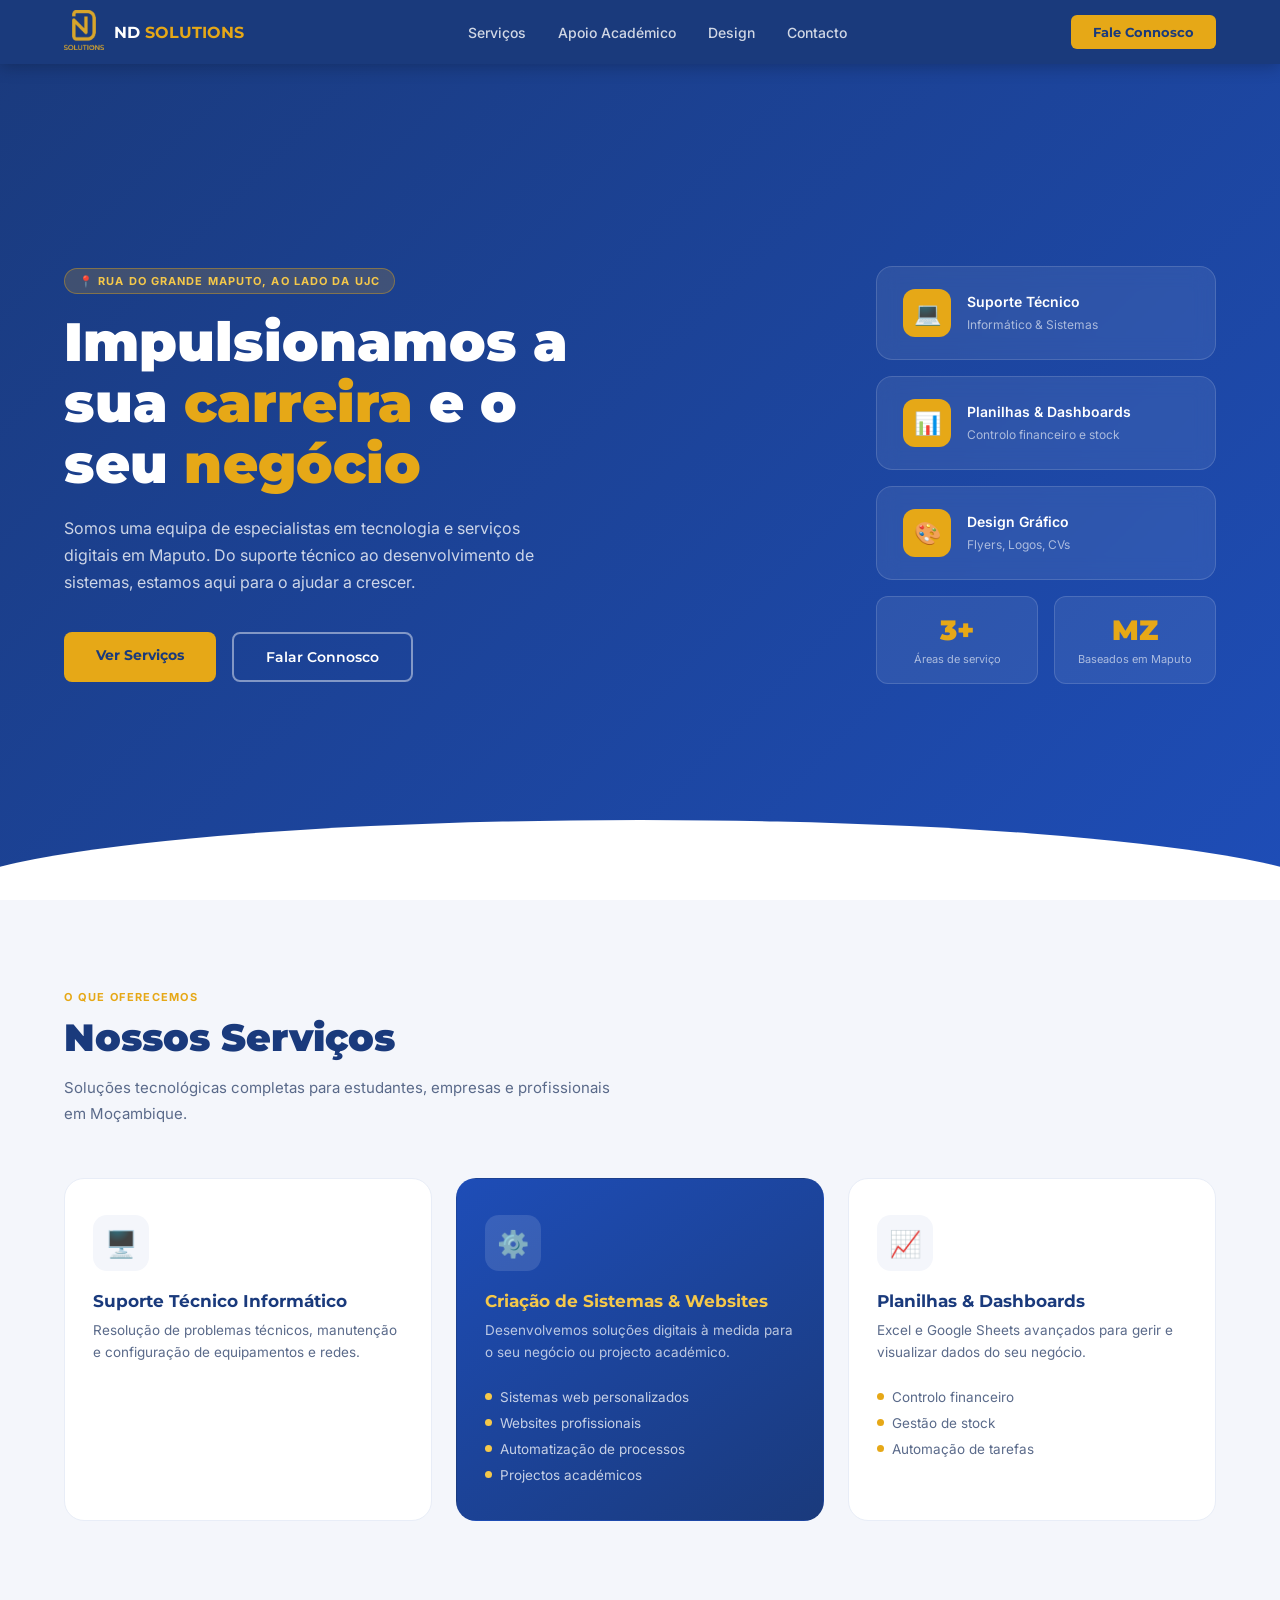
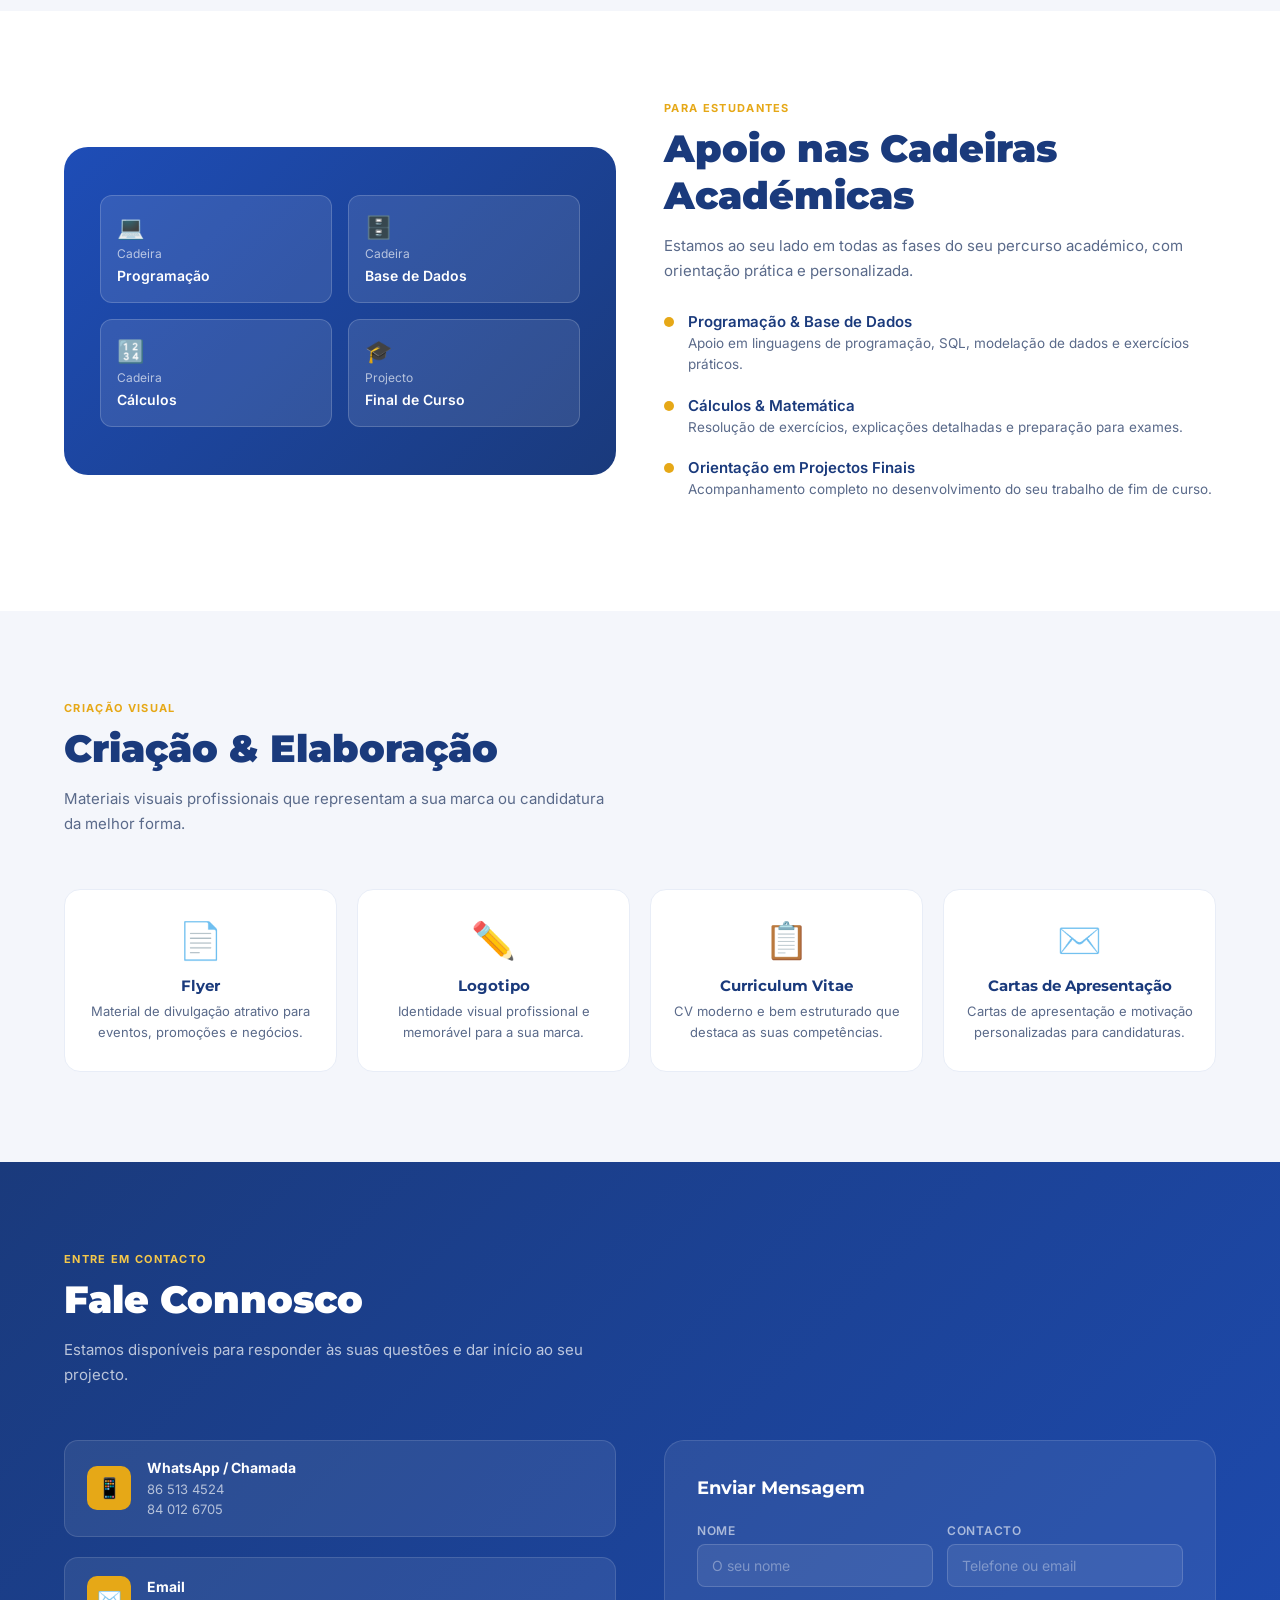
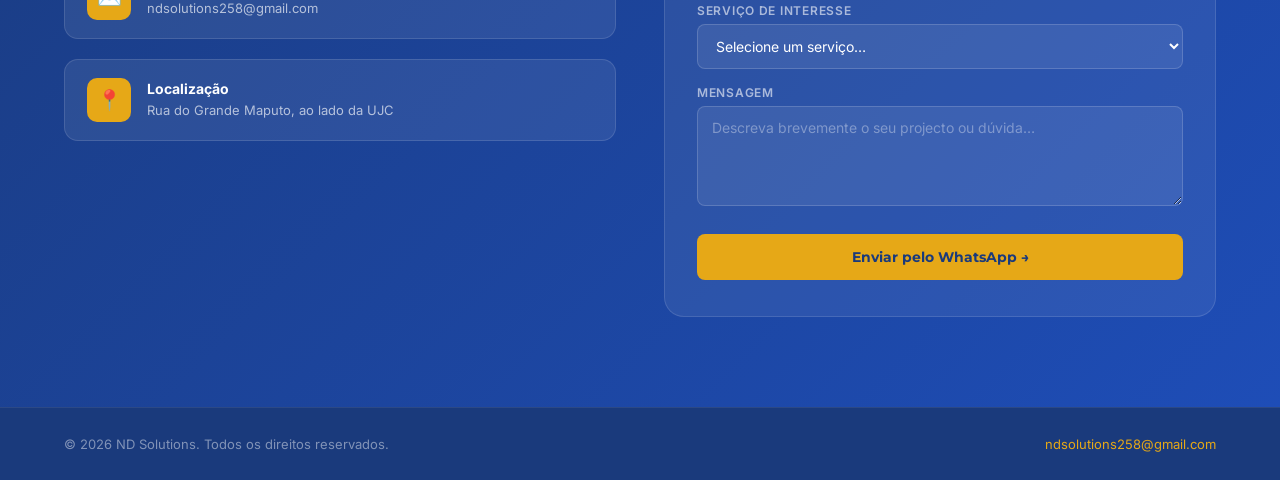
<file: index.html>
<!DOCTYPE html>
<html lang="pt">
<head>
          <!-- Google tag (gtag.js) -->
<script async src="https://www.googletagmanager.com/gtag/js?id=G-8L1JPSRJP1"></script>
<script>
  window.dataLayer = window.dataLayer || [];
  function gtag(){dataLayer.push(arguments);}
  gtag('js', new Date());

  gtag('config', 'G-8L1JPSRJP1');
</script>
  <meta charset="UTF-8" />
  <meta name="viewport" content="width=device-width, initial-scale=1.0" />
  <title>ND Solutions – Impulsionamos a sua carreira e o seu negócio</title>
  <link rel="icon" href="assets/logo.png" type="image/png">
  <link rel="preconnect" href="https://fonts.googleapis.com" />
  <link href="https://fonts.googleapis.com/css2?family=Montserrat:wght@400;600;700;900&family=Inter:wght@400;500;600&display=swap" rel="stylesheet" />
  <link href="css/styles.css" rel="stylesheet" />
</head>
<body>

<!-- NAV -->
<nav>
  <a href="#" class="nav-logo">
    <div class="nav-logo-icon"><img src="assets/logo.png" alt="" id="logo"></div>
    <div class="nav-logo-text">ND <span>SOLUTIONS</span></div>
  </a>
  <ul class="nav-links">
    <li><a href="#servicos">Serviços</a></li>
    <li><a href="#apoio">Apoio Académico</a></li>
    <li><a href="#design">Design</a></li>
    <li><a href="#contacto">Contacto</a></li>
  </ul>
  <a href="#contacto" class="nav-cta">Fale Connosco</a>
  <button class="nav-hamburger" aria-label="Menu" onclick="toggleMenu(this)">
    <span></span><span></span><span></span>
  </button>
</nav>

<!-- MOBILE MENU -->
<div class="mobile-menu" id="mobileMenu">
  <a href="#servicos" onclick="fecharMenu()">Serviços</a>
  <a href="#apoio" onclick="fecharMenu()">Apoio Académico</a>
  <a href="#design" onclick="fecharMenu()">Design</a>
  <a href="#contacto" onclick="fecharMenu()">Contacto</a>
  <a href="#contacto" class="mobile-cta" onclick="fecharMenu()">Fale Connosco</a>
</div>
<section class="hero" id="inicio">
  <div class="hero-content">
    <div class="hero-eyebrow">📍 Rua do Grande Maputo, ao lado da UJC</div>
    <h1>Impulsionamos a sua <em>carreira</em> e o seu <em>negócio</em></h1>
    <p>Somos uma equipa de especialistas em tecnologia e serviços digitais em Maputo. Do suporte técnico ao desenvolvimento de sistemas, estamos aqui para o ajudar a crescer.</p>
    <div class="hero-btns">
      <a href="#servicos" class="btn-primary">Ver Serviços</a>
      <a href="#contacto" class="btn-outline">Falar Connosco</a>
    </div>
  </div>
  <div class="hero-visual">
    <div class="hero-card">
      <div class="hero-card-icon">💻</div>
      <div class="hero-card-text">
        <strong>Suporte Técnico</strong>
        <span>Informático & Sistemas</span>
      </div>
    </div>
    <div class="hero-card">
      <div class="hero-card-icon">📊</div>
      <div class="hero-card-text">
        <strong>Planilhas & Dashboards</strong>
        <span>Controlo financeiro e stock</span>
      </div>
    </div>
    <div class="hero-card">
      <div class="hero-card-icon">🎨</div>
      <div class="hero-card-text">
        <strong>Design Gráfico</strong>
        <span>Flyers, Logos, CVs</span>
      </div>
    </div>
    <div class="hero-stat-row">
      <div class="hero-stat"><strong>3+</strong><span>Áreas de serviço</span></div>
      <div class="hero-stat"><strong>MZ</strong><span>Baseados em Maputo</span></div>
    </div>
  </div>
</section>

<!-- SERVIÇOS -->
<section id="servicos">
  <div class="section-label">O que oferecemos</div>
  <h2 class="section-title">Nossos Serviços</h2>
  <p class="section-sub">Soluções tecnológicas completas para estudantes, empresas e profissionais em Moçambique.</p>

  <div class="services-grid">
    <!-- Card 1 -->
    <div class="service-card">
      <div class="service-icon">🖥️</div>
      <h3>Suporte Técnico Informático</h3>
      <p>Resolução de problemas técnicos, manutenção e configuração de equipamentos e redes.</p>
    </div>

    <!-- Card 2 — Featured -->
    <div class="service-card featured">
      <div class="service-icon">⚙️</div>
      <h3>Criação de Sistemas & Websites</h3>
      <p>Desenvolvemos soluções digitais à medida para o seu negócio ou projecto académico.</p>
      <ul class="service-list">
        <li>Sistemas web personalizados</li>
        <li>Websites profissionais</li>
        <li>Automatização de processos</li>
        <li>Projectos académicos</li>
      </ul>
    </div>

    <!-- Card 3 -->
    <div class="service-card">
      <div class="service-icon">📈</div>
      <h3>Planilhas & Dashboards</h3>
      <p>Excel e Google Sheets avançados para gerir e visualizar dados do seu negócio.</p>
      <ul class="service-list">
        <li>Controlo financeiro</li>
        <li>Gestão de stock</li>
        <li>Automação de tarefas</li>
      </ul>
    </div>
  </div>
</section>

<!-- APOIO ACADÉMICO -->
<section id="apoio">
  <div class="apoio-grid">
    <div class="apoio-visual">
      <div class="apoio-chip">
        <span class="apoio-chip-icon">💻</span>
        <span class="apoio-chip-label">Cadeira</span>
        <span class="apoio-chip-name">Programação</span>
      </div>
      <div class="apoio-chip">
        <span class="apoio-chip-icon">🗄️</span>
        <span class="apoio-chip-label">Cadeira</span>
        <span class="apoio-chip-name">Base de Dados</span>
      </div>
      <div class="apoio-chip">
        <span class="apoio-chip-icon">🔢</span>
        <span class="apoio-chip-label">Cadeira</span>
        <span class="apoio-chip-name">Cálculos</span>
      </div>
      <div class="apoio-chip">
        <span class="apoio-chip-icon">🎓</span>
        <span class="apoio-chip-label">Projecto</span>
        <span class="apoio-chip-name">Final de Curso</span>
      </div>
    </div>
    <div class="apoio-content">
      <div class="section-label">Para estudantes</div>
      <h2 class="section-title">Apoio nas Cadeiras Académicas</h2>
      <p class="section-sub">Estamos ao seu lado em todas as fases do seu percurso académico, com orientação prática e personalizada.</p>

      <div class="apoio-item">
        <div class="apoio-dot"></div>
        <div>
          <strong>Programação & Base de Dados</strong>
          <p>Apoio em linguagens de programação, SQL, modelação de dados e exercícios práticos.</p>
        </div>
      </div>
      <div class="apoio-item">
        <div class="apoio-dot"></div>
        <div>
          <strong>Cálculos & Matemática</strong>
          <p>Resolução de exercícios, explicações detalhadas e preparação para exames.</p>
        </div>
      </div>
      <div class="apoio-item">
        <div class="apoio-dot"></div>
        <div>
          <strong>Orientação em Projectos Finais</strong>
          <p>Acompanhamento completo no desenvolvimento do seu trabalho de fim de curso.</p>
        </div>
      </div>
    </div>
  </div>
</section>

<!-- DESIGN -->
<section id="design">
  <div class="section-label">Criação visual</div>
  <h2 class="section-title">Criação & Elaboração</h2>
  <p class="section-sub">Materiais visuais profissionais que representam a sua marca ou candidatura da melhor forma.</p>

  <div class="design-grid">
    <div class="design-card">
      <span class="design-card-icon">📄</span>
      <h4>Flyer</h4>
      <p>Material de divulgação atrativo para eventos, promoções e negócios.</p>
    </div>
    <div class="design-card">
      <span class="design-card-icon">✏️</span>
      <h4>Logotipo</h4>
      <p>Identidade visual profissional e memorável para a sua marca.</p>
    </div>
    <div class="design-card">
      <span class="design-card-icon">📋</span>
      <h4>Curriculum Vitae</h4>
      <p>CV moderno e bem estruturado que destaca as suas competências.</p>
    </div>
    <div class="design-card">
      <span class="design-card-icon">✉️</span>
      <h4>Cartas de Apresentação</h4>
      <p>Cartas de apresentação e motivação personalizadas para candidaturas.</p>
    </div>
  </div>
</section>

<!-- CONTACTO -->
<section id="contacto">
  <div class="section-label">Entre em contacto</div>
  <h2 class="section-title">Fale Connosco</h2>
  <p class="section-sub">Estamos disponíveis para responder às suas questões e dar início ao seu projecto.</p>

  <div class="contact-grid">
    <div class="contact-items">
      <div class="contact-item">
        <div class="contact-item-icon">📱</div>
        <div class="contact-item-text">
          <strong>WhatsApp / Chamada</strong>
          <a href="tel:+25886513 4524">86 513 4524</a><br/>
          <a href="tel:+25884 012 6705">84 012 6705</a>
        </div>
      </div>
      <div class="contact-item">
        <div class="contact-item-icon">✉️</div>
        <div class="contact-item-text">
          <strong>Email</strong>
          <a href="mailto:ndsolutions258@gmail.com">ndsolutions258@gmail.com</a>
        </div>
      </div>
      <div class="contact-item">
        <div class="contact-item-icon">📍</div>
        <div class="contact-item-text">
          <strong>Localização</strong>
          <span>Rua do Grande Maputo, ao lado da UJC</span>
        </div>
      </div>
    </div>

    <div class="contact-form">
      <h3>Enviar Mensagem</h3>
      <div class="form-row">
        <div class="form-group">
          <label>Nome</label>
          <input type="text" placeholder="O seu nome" />
        </div>
        <div class="form-group">
          <label>Contacto</label>
          <input type="text" placeholder="Telefone ou email" />
        </div>
      </div>
      <div class="form-group">
        <label>Serviço de interesse</label>
        <select>
          <option value="">Selecione um serviço…</option>
          <option>Suporte Técnico Informático</option>
          <option>Criação de Sistemas & Websites</option>
          <option>Planilhas & Dashboards</option>
          <option>Apoio Académico</option>
          <option>Design (Flyer, Logo, CV…)</option>
          <option>Outro</option>
        </select>
      </div>
      <div class="form-group">
        <label>Mensagem</label>
        <textarea placeholder="Descreva brevemente o seu projecto ou dúvida…"></textarea>
      </div>
      <button class="btn-send" onclick="enviarMensagem()">Enviar pelo WhatsApp →</button>
    </div>
  </div>
</section>

<!-- FOOTER -->
<footer>
  <p>© 2026 ND Solutions. Todos os direitos reservados.</p>
  <a href="mailto:ndsolutions258@gmail.com">ndsolutions258@gmail.com</a>
</footer>

<script>
  function toggleMenu(btn) {
    const menu = document.getElementById('mobileMenu');
    btn.classList.toggle('active');
    menu.classList.toggle('open');
  }

  function fecharMenu() {
    const menu = document.getElementById('mobileMenu');
    const btn = document.querySelector('.nav-hamburger');
    menu.classList.remove('open');
    if (btn) btn.classList.remove('active');
  }

  function enviarMensagem() {
    const nome = document.querySelectorAll('.form-group input')[0].value.trim();
    const contacto = document.querySelectorAll('.form-group input')[1].value.trim();
    const servico = document.querySelector('.form-group select').value;
    const msg = document.querySelector('.form-group textarea').value.trim();

    if (!nome) { alert('Por favor insira o seu nome.'); return; }

    const texto = `Olá! Sou *${nome || 'cliente'}*.\n*Contacto:* ${contacto || 'n/d'}\n*Serviço:* ${servico || 'n/d'}\n*Mensagem:* ${msg || 'Sem mensagem adicional.'}`;
    const url = `https://wa.me/258865134524?text=${encodeURIComponent(texto)}`;
    window.open(url, '_blank');
  }

  // Smooth scroll for anchor links
  document.querySelectorAll('a[href^="#"]').forEach(a => {
    a.addEventListener('click', e => {
      const target = document.querySelector(a.getAttribute('href'));
      if (target) { e.preventDefault(); target.scrollIntoView({ behavior: 'smooth' }); }
    });
  });
</script>

</body>
</html>
</file>
<file: css/styles.css>
*, *::before, *::after { box-sizing: border-box; margin: 0; padding: 0; }

    :root {
      --navy:   #1a3a7c;
      --royal:  #1e4db7;
      --gold:   #e6a817;
      --gold-lt:#f5c84a;
      --white:  #ffffff;
      --offwhite: #f4f6fb;
      --text:   #1c2740;
      --muted:  #5a6a8a;
      --card-bg:#ffffff;
    }

    html { scroll-behavior: smooth; }
    body { font-family: 'Inter', sans-serif; color: var(--text); background: var(--white); }

    /* ─── NAV ─── */
    nav {
      position: fixed; top: 0; left: 0; right: 0; z-index: 100;
      background: var(--navy);
      display: flex; align-items: center; justify-content: space-between;
      padding: 0 5vw;
      height: 64px;
      box-shadow: 0 2px 16px rgba(0,0,0,.25);
    }
    .nav-logo { display: flex; align-items: center; gap: 10px; text-decoration: none; }
    /*.nav-logo-icon {
      width: 40px; height: 40px; border: 2.5px solid var(--gold);
      border-radius: 8px; display: flex; align-items: center; justify-content: center;
      font-family: 'Montserrat', sans-serif; font-weight: 900; font-size: 20px;
      color: var(--gold); background: transparent; letter-spacing: -2px;
    }*/
    #logo{
      height: 40px;
      width: 40px;
    }
    .nav-logo-text { font-family: 'Montserrat', sans-serif; font-weight: 700; font-size: 16px; color: var(--white); }
    .nav-logo-text span { color: var(--gold); }
    .nav-links { display: flex; gap: 32px; list-style: none; }
    .nav-links a { color: rgba(255,255,255,.8); text-decoration: none; font-size: 14px; font-weight: 500; transition: color .2s; }
    .nav-links a:hover { color: var(--gold); }
    .nav-cta {
      background: var(--gold); color: var(--navy);
      border: none; padding: 9px 22px; border-radius: 6px;
      font-family: 'Montserrat', sans-serif; font-weight: 700; font-size: 13px;
      cursor: pointer; transition: background .2s;
      text-decoration: none;
    }
    .nav-cta:hover { background: var(--gold-lt); }
    .nav-hamburger { display: none; background: none; border: none; cursor: pointer; }
    .nav-hamburger span { display: block; width: 24px; height: 2px; background: var(--white); margin: 5px 0; border-radius: 2px; transition: .3s; }

    /* ─── HERO ─── */
    .hero {
      background: linear-gradient(135deg, var(--navy) 0%, var(--royal) 100%);
      padding: 140px 5vw 90px;
      display: grid; grid-template-columns: 1fr 1fr; gap: 60px; align-items: center;
      min-height: 100vh;
      position: relative; overflow: hidden;
    }
    .hero::before {
      content: '';
      position: absolute; bottom: -80px; left: 50%; transform: translateX(-50%);
      width: 110%; height: 160px;
      background: var(--white);
      border-radius: 50%;
    }
    .hero-eyebrow {
      display: inline-block;
      background: rgba(230,168,23,.18);
      color: var(--gold-lt);
      border: 1px solid rgba(230,168,23,.4);
      font-size: 11px; font-weight: 700; letter-spacing: .1em; text-transform: uppercase;
      padding: 5px 14px; border-radius: 100px; margin-bottom: 18px;
    }
    .hero h1 {
      font-family: 'Montserrat', sans-serif;
      font-size: clamp(2rem, 4.5vw, 3.4rem);
      font-weight: 900; line-height: 1.12;
      color: var(--white); margin-bottom: 20px;
    }
    .hero h1 em { color: var(--gold); font-style: normal; }
    .hero p {
      color: rgba(255,255,255,.78); font-size: 16px; line-height: 1.7; max-width: 480px;
      margin-bottom: 36px;
    }
    .hero-btns { display: flex; gap: 16px; flex-wrap: wrap; }
    .btn-primary {
      background: var(--gold); color: var(--navy);
      padding: 14px 32px; border-radius: 8px;
      font-family: 'Montserrat', sans-serif; font-weight: 700; font-size: 14px;
      text-decoration: none; transition: background .2s, transform .15s;
      display: inline-block;
    }
    .btn-primary:hover { background: var(--gold-lt); transform: translateY(-2px); }
    .btn-outline {
      border: 2px solid rgba(255,255,255,.45); color: var(--white);
      padding: 14px 32px; border-radius: 8px;
      font-family: 'Montserrat', sans-serif; font-weight: 600; font-size: 14px;
      text-decoration: none; transition: border-color .2s, transform .15s;
      display: inline-block;
    }
    .btn-outline:hover { border-color: var(--gold-lt); color: var(--gold-lt); transform: translateY(-2px); }

    /* hero visual side */
    .hero-visual {
      display: flex; flex-direction: column; gap: 16px; align-items: flex-end;
    }
    .hero-card {
      background: rgba(255,255,255,.08);
      border: 1px solid rgba(255,255,255,.14);
      backdrop-filter: blur(10px);
      border-radius: 16px; padding: 22px 26px;
      width: 100%; max-width: 340px;
      display: flex; align-items: center; gap: 16px;
    }
    .hero-card-icon {
      width: 48px; height: 48px; border-radius: 12px;
      background: var(--gold); display: flex; align-items: center; justify-content: center;
      font-size: 22px; flex-shrink: 0;
    }
    .hero-card-text strong { display: block; color: var(--white); font-size: 14px; font-weight: 600; margin-bottom: 3px; }
    .hero-card-text span { color: rgba(255,255,255,.6); font-size: 12px; }
    .hero-stat-row { display: flex; gap: 16px; width: 100%; max-width: 340px; }
    .hero-stat {
      flex: 1; background: rgba(255,255,255,.08);
      border: 1px solid rgba(255,255,255,.14);
      border-radius: 12px; padding: 16px;
      text-align: center;
    }
    .hero-stat strong { display: block; font-family: 'Montserrat', sans-serif; font-weight: 900; font-size: 28px; color: var(--gold); }
    .hero-stat span { font-size: 11px; color: rgba(255,255,255,.6); }

    /* ─── SECTION WRAPPER ─── */
    section { padding: 90px 5vw; }
    .section-label {
      font-size: 11px; font-weight: 700; letter-spacing: .12em; text-transform: uppercase;
      color: var(--gold); margin-bottom: 10px;
    }
    .section-title {
      font-family: 'Montserrat', sans-serif; font-weight: 900;
      font-size: clamp(1.6rem, 3vw, 2.4rem); color: var(--navy); margin-bottom: 14px;
    }
    .section-sub { color: var(--muted); max-width: 560px; line-height: 1.7; font-size: 15px; margin-bottom: 52px; }

    /* ─── SERVIÇOS ─── */
    #servicos { background: var(--offwhite); }
    .services-grid {
      display: grid; grid-template-columns: repeat(3, 1fr); gap: 24px;
    }
    .service-card {
      background: var(--card-bg);
      border-radius: 20px;
      padding: 36px 28px 32px;
      border: 1.5px solid #e8edf7;
      transition: transform .2s, box-shadow .2s, border-color .2s;
      position: relative; overflow: hidden;
    }
    .service-card::after {
      content: ''; position: absolute; bottom: 0; left: 0; right: 0; height: 4px;
      background: var(--gold); transform: scaleX(0); transform-origin: left;
      transition: transform .3s ease;
    }
    .service-card:hover { transform: translateY(-6px); box-shadow: 0 20px 50px rgba(30,77,183,.12); border-color: #c8d4f0; }
    .service-card:hover::after { transform: scaleX(1); }
    .service-card.featured {
      background: linear-gradient(145deg, var(--royal), var(--navy));
      border-color: transparent; color: var(--white);
    }
    .service-card.featured::after { background: var(--gold-lt); }
    .service-icon {
      width: 56px; height: 56px; border-radius: 14px;
      background: var(--offwhite);
      display: flex; align-items: center; justify-content: center;
      font-size: 26px; margin-bottom: 20px;
    }
    .service-card.featured .service-icon { background: rgba(255,255,255,.12); }
    .service-card h3 {
      font-family: 'Montserrat', sans-serif; font-weight: 700; font-size: 17px;
      color: var(--navy); margin-bottom: 8px;
    }
    .service-card.featured h3 { color: var(--gold-lt); }
    .service-card p { font-size: 13.5px; color: var(--muted); line-height: 1.65; margin-bottom: 20px; }
    .service-card.featured p { color: rgba(255,255,255,.7); }
    .service-list { list-style: none; }
    .service-list li {
      font-size: 13.5px; color: var(--muted); padding: 5px 0;
      display: flex; align-items: center; gap: 8px;
    }
    .service-card.featured .service-list li { color: rgba(255,255,255,.75); }
    .service-list li::before {
      content: ''; width: 7px; height: 7px; border-radius: 50%;
      background: var(--gold); flex-shrink: 0;
    }
    .service-card.featured .service-list li::before { background: var(--gold-lt); }

    /* ─── APOIO ACADÉMICO ─── */
    #apoio { background: var(--white); }
    .apoio-grid { display: grid; grid-template-columns: 1fr 1fr; gap: 48px; align-items: center; }
    .apoio-visual {
      background: linear-gradient(135deg, var(--royal), var(--navy));
      border-radius: 24px; padding: 48px 36px;
      display: grid; grid-template-columns: 1fr 1fr; gap: 16px;
    }
    .apoio-chip {
      background: rgba(255,255,255,.1); border: 1px solid rgba(255,255,255,.18);
      border-radius: 12px; padding: 18px 16px;
      display: flex; flex-direction: column; gap: 6px;
    }
    .apoio-chip-icon { font-size: 22px; }
    .apoio-chip-label { font-size: 12px; color: rgba(255,255,255,.65); }
    .apoio-chip-name { font-size: 14px; font-weight: 600; color: var(--white); }
    .apoio-content .section-sub { margin-bottom: 28px; }
    .apoio-item { display: flex; gap: 14px; margin-bottom: 20px; align-items: flex-start; }
    .apoio-dot {
      width: 10px; height: 10px; border-radius: 50%; background: var(--gold);
      flex-shrink: 0; margin-top: 5px;
    }
    .apoio-item strong { display: block; font-size: 15px; font-weight: 600; color: var(--navy); margin-bottom: 2px; }
    .apoio-item p { font-size: 13.5px; color: var(--muted); line-height: 1.6; }

    /* ─── DESIGN ─── */
    #design { background: var(--offwhite); }
    .design-grid { display: grid; grid-template-columns: repeat(4, 1fr); gap: 20px; }
    .design-card {
      background: var(--white); border-radius: 16px;
      padding: 28px 22px; border: 1.5px solid #e8edf7;
      text-align: center; transition: transform .2s, box-shadow .2s;
    }
    .design-card:hover { transform: translateY(-5px); box-shadow: 0 16px 40px rgba(30,77,183,.1); }
    .design-card-icon { font-size: 36px; margin-bottom: 14px; display: block; }
    .design-card h4 {
      font-family: 'Montserrat', sans-serif; font-weight: 700;
      font-size: 15px; color: var(--navy); margin-bottom: 6px;
    }
    .design-card p { font-size: 13px; color: var(--muted); line-height: 1.6; }

    /* ─── CONTACTO ─── */
    #contacto { background: linear-gradient(135deg, var(--navy), var(--royal)); }
    #contacto .section-label { color: var(--gold-lt); }
    #contacto .section-title { color: var(--white); }
    #contacto .section-sub { color: rgba(255,255,255,.7); }
    .contact-grid { display: grid; grid-template-columns: 1fr 1fr; gap: 48px; align-items: start; }
    .contact-items { display: flex; flex-direction: column; gap: 20px; }
    .contact-item {
      display: flex; align-items: center; gap: 16px;
      background: rgba(255,255,255,.08); border: 1px solid rgba(255,255,255,.12);
      border-radius: 14px; padding: 18px 22px;
    }
    .contact-item-icon {
      width: 44px; height: 44px; border-radius: 10px; background: var(--gold);
      display: flex; align-items: center; justify-content: center;
      font-size: 20px; flex-shrink: 0;
    }
    .contact-item-text strong { display: block; color: var(--white); font-size: 14px; margin-bottom: 2px; }
    .contact-item-text a, .contact-item-text span { color: rgba(255,255,255,.65); font-size: 13px; text-decoration: none; }
    .contact-item-text a:hover { color: var(--gold-lt); }
    .contact-form {
      background: rgba(255,255,255,.07); border: 1px solid rgba(255,255,255,.12);
      border-radius: 20px; padding: 36px 32px;
    }
    .contact-form h3 {
      font-family: 'Montserrat', sans-serif; font-weight: 700; font-size: 18px;
      color: var(--white); margin-bottom: 24px;
    }
    .form-group { margin-bottom: 16px; }
    .form-group label { display: block; font-size: 12px; font-weight: 600; color: rgba(255,255,255,.6); margin-bottom: 6px; text-transform: uppercase; letter-spacing: .06em; }
    .form-group input, .form-group textarea, .form-group select {
      width: 100%; background: rgba(255,255,255,.08);
      border: 1px solid rgba(255,255,255,.16); border-radius: 8px;
      padding: 12px 14px; color: var(--white); font-size: 14px; font-family: 'Inter', sans-serif;
      outline: none; transition: border-color .2s;
    }
    .form-group input::placeholder, .form-group textarea::placeholder { color: rgba(255,255,255,.35); }
    .form-group input:focus, .form-group textarea:focus, .form-group select:focus { border-color: var(--gold); }
    .form-group select option { background: var(--navy); color: var(--white); }
    .form-group textarea { resize: vertical; min-height: 100px; }
    .form-row { display: grid; grid-template-columns: 1fr 1fr; gap: 14px; }
    .btn-send {
      width: 100%; background: var(--gold); color: var(--navy);
      border: none; padding: 14px; border-radius: 8px;
      font-family: 'Montserrat', sans-serif; font-weight: 700; font-size: 14px;
      cursor: pointer; transition: background .2s, transform .15s; margin-top: 8px;
    }
    .btn-send:hover { background: var(--gold-lt); transform: translateY(-2px); }

    /* ─── FOOTER ─── */
    footer {
      background: var(--navy);
      padding: 28px 5vw;
      display: flex; align-items: center; justify-content: space-between; flex-wrap: wrap; gap: 16px;
      border-top: 1px solid rgba(255,255,255,.08);
    }
    footer p { font-size: 13px; color: rgba(255,255,255,.45); }
    footer a { color: var(--gold); text-decoration: none; font-size: 13px; }

    /* ─── MOBILE MENU DROPDOWN ─── */
    .mobile-menu {
      display: none;
      position: fixed; top: 64px; left: 0; right: 0; z-index: 99;
      background: var(--navy);
      flex-direction: column;
      padding: 16px 0 24px;
      box-shadow: 0 8px 24px rgba(0,0,0,.35);
      border-top: 1px solid rgba(255,255,255,.08);
    }
    .mobile-menu.open { display: flex; }
    .mobile-menu a {
      color: rgba(255,255,255,.85); text-decoration: none;
      font-size: 16px; font-weight: 500;
      padding: 14px 6vw;
      border-bottom: 1px solid rgba(255,255,255,.06);
      transition: background .15s, color .15s;
    }
    .mobile-menu a:last-child { border-bottom: none; }
    .mobile-menu a:hover, .mobile-menu a:active { background: rgba(255,255,255,.06); color: var(--gold); }
    .mobile-menu .mobile-cta {
      margin: 16px 6vw 0;
      background: var(--gold); color: var(--navy);
      text-align: center; border-radius: 8px;
      font-family: 'Montserrat', sans-serif; font-weight: 700;
      padding: 14px; border-bottom: none;
    }
    .mobile-menu .mobile-cta:hover { background: var(--gold-lt); color: var(--navy); }
    /* Hamburger animado */
    .nav-hamburger.active span:nth-child(1) { transform: translateY(7px) rotate(45deg); }
    .nav-hamburger.active span:nth-child(2) { opacity: 0; }
    .nav-hamburger.active span:nth-child(3) { transform: translateY(-7px) rotate(-45deg); }

    /* ─── RESPONSIVE ─── */
    @media (max-width: 900px) {
      .hero { grid-template-columns: 1fr; padding-top: 110px; min-height: auto; }
      .hero-visual { align-items: flex-start; }
      .services-grid { grid-template-columns: 1fr; }
      .apoio-grid { grid-template-columns: 1fr; }
      .design-grid { grid-template-columns: 1fr 1fr; }
      .contact-grid { grid-template-columns: 1fr; }
      .nav-links, .nav-cta { display: none; }
      .nav-hamburger { display: block; }
    }
    @media (max-width: 540px) {
      .design-grid { grid-template-columns: 1fr; }
      .hero-stat-row { flex-direction: column; }
      .form-row { grid-template-columns: 1fr; }
    }
</file>
